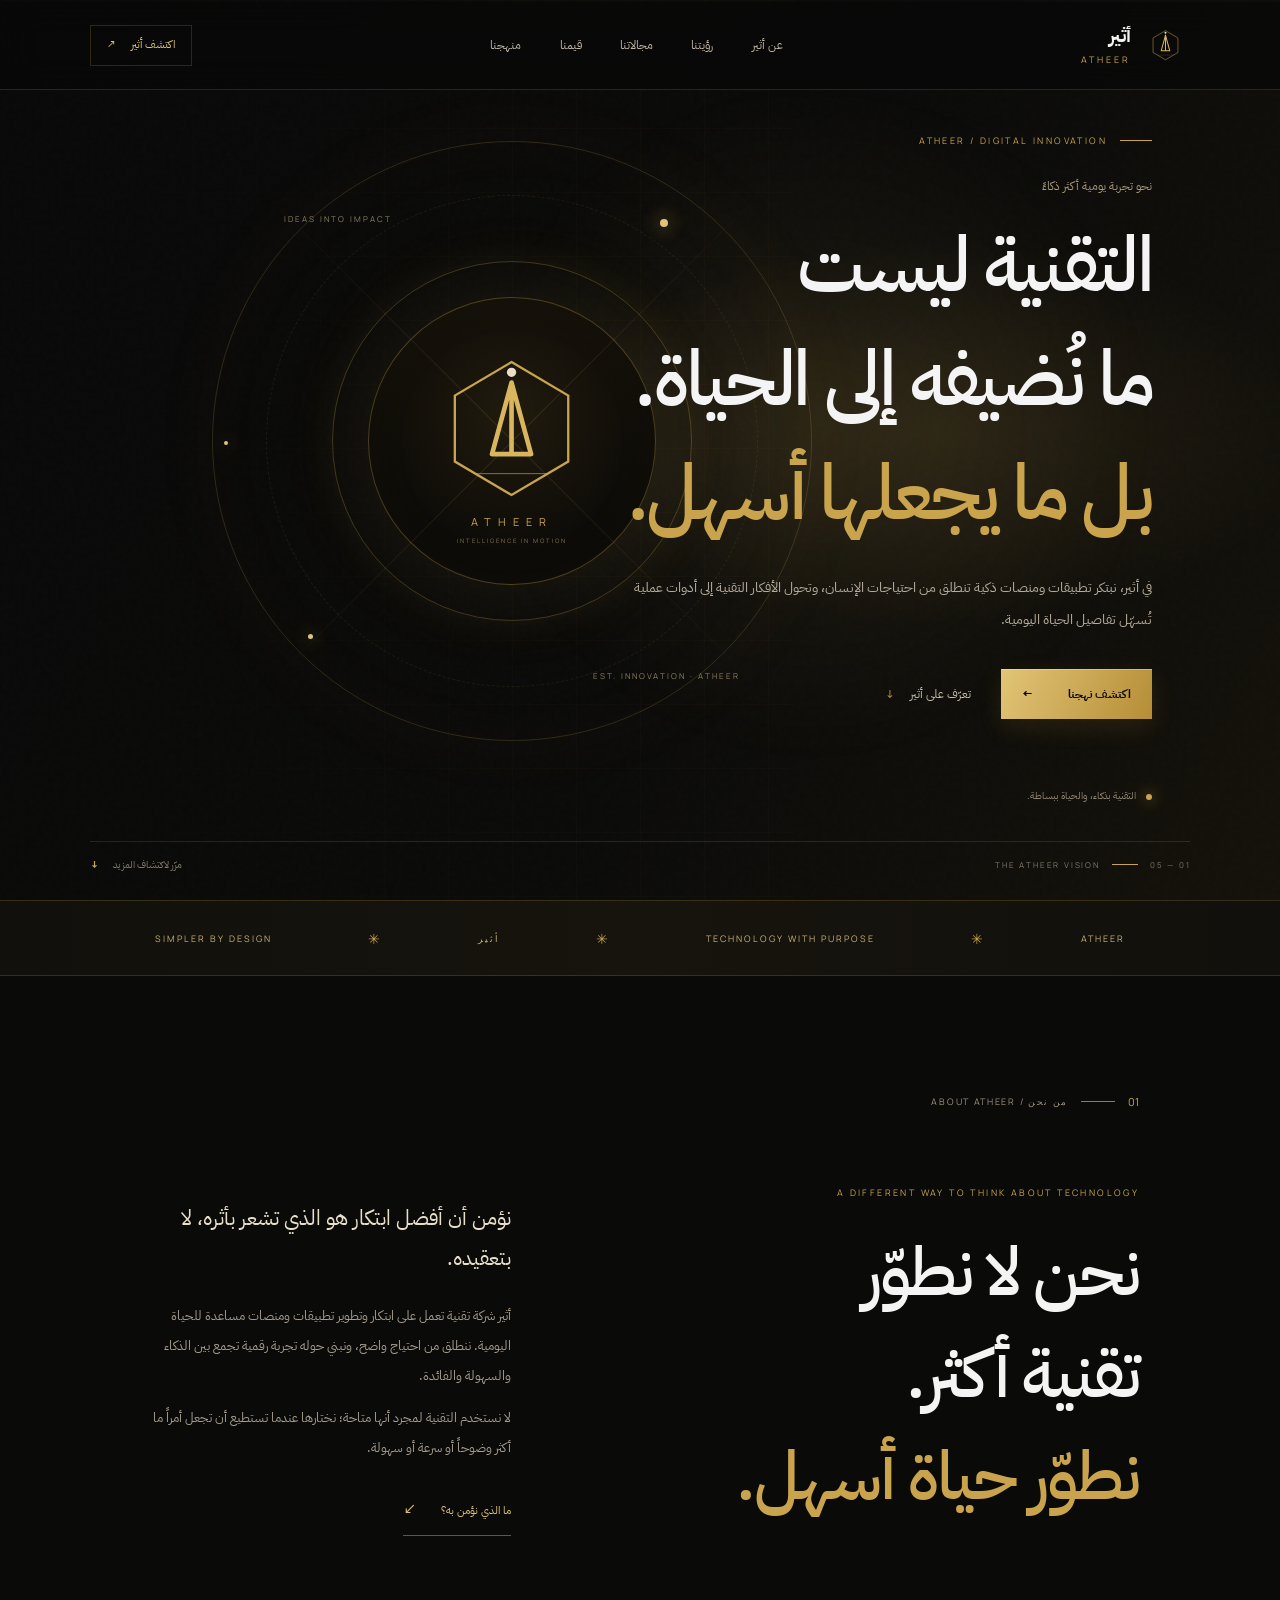
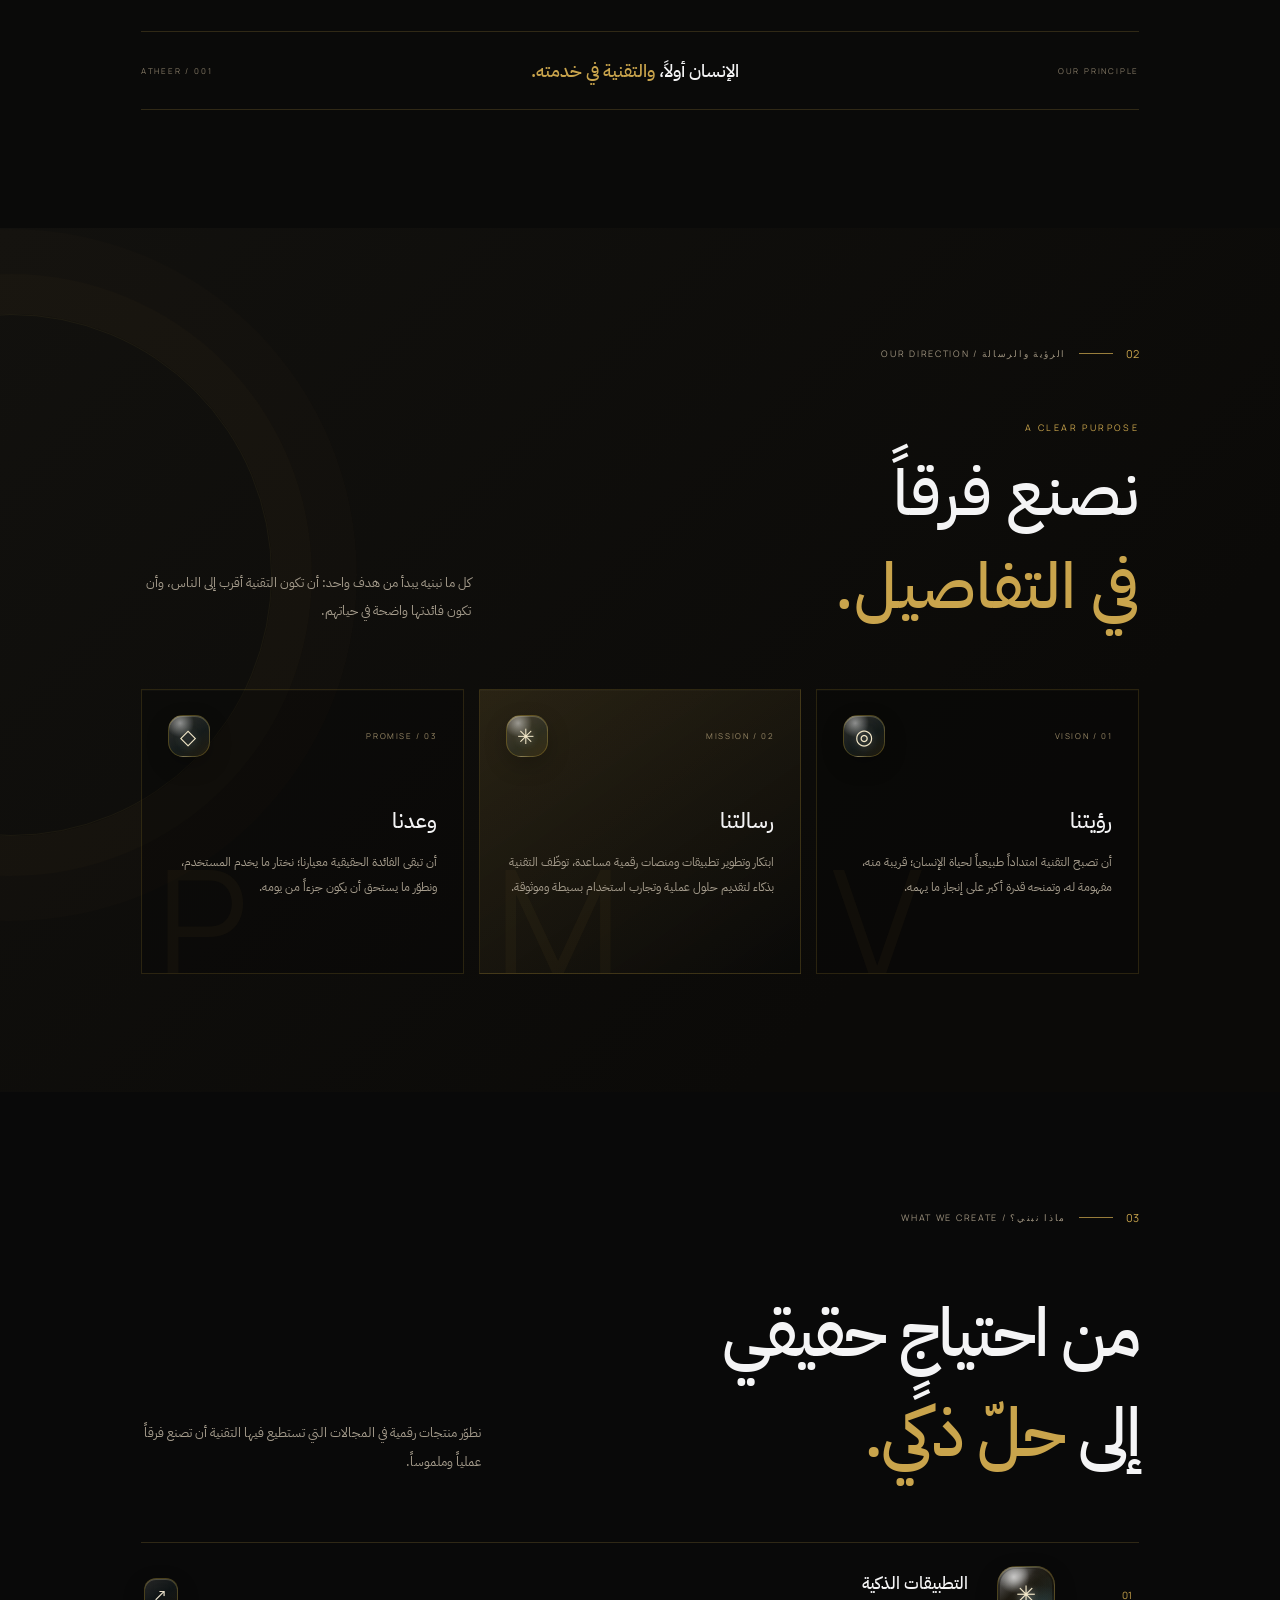
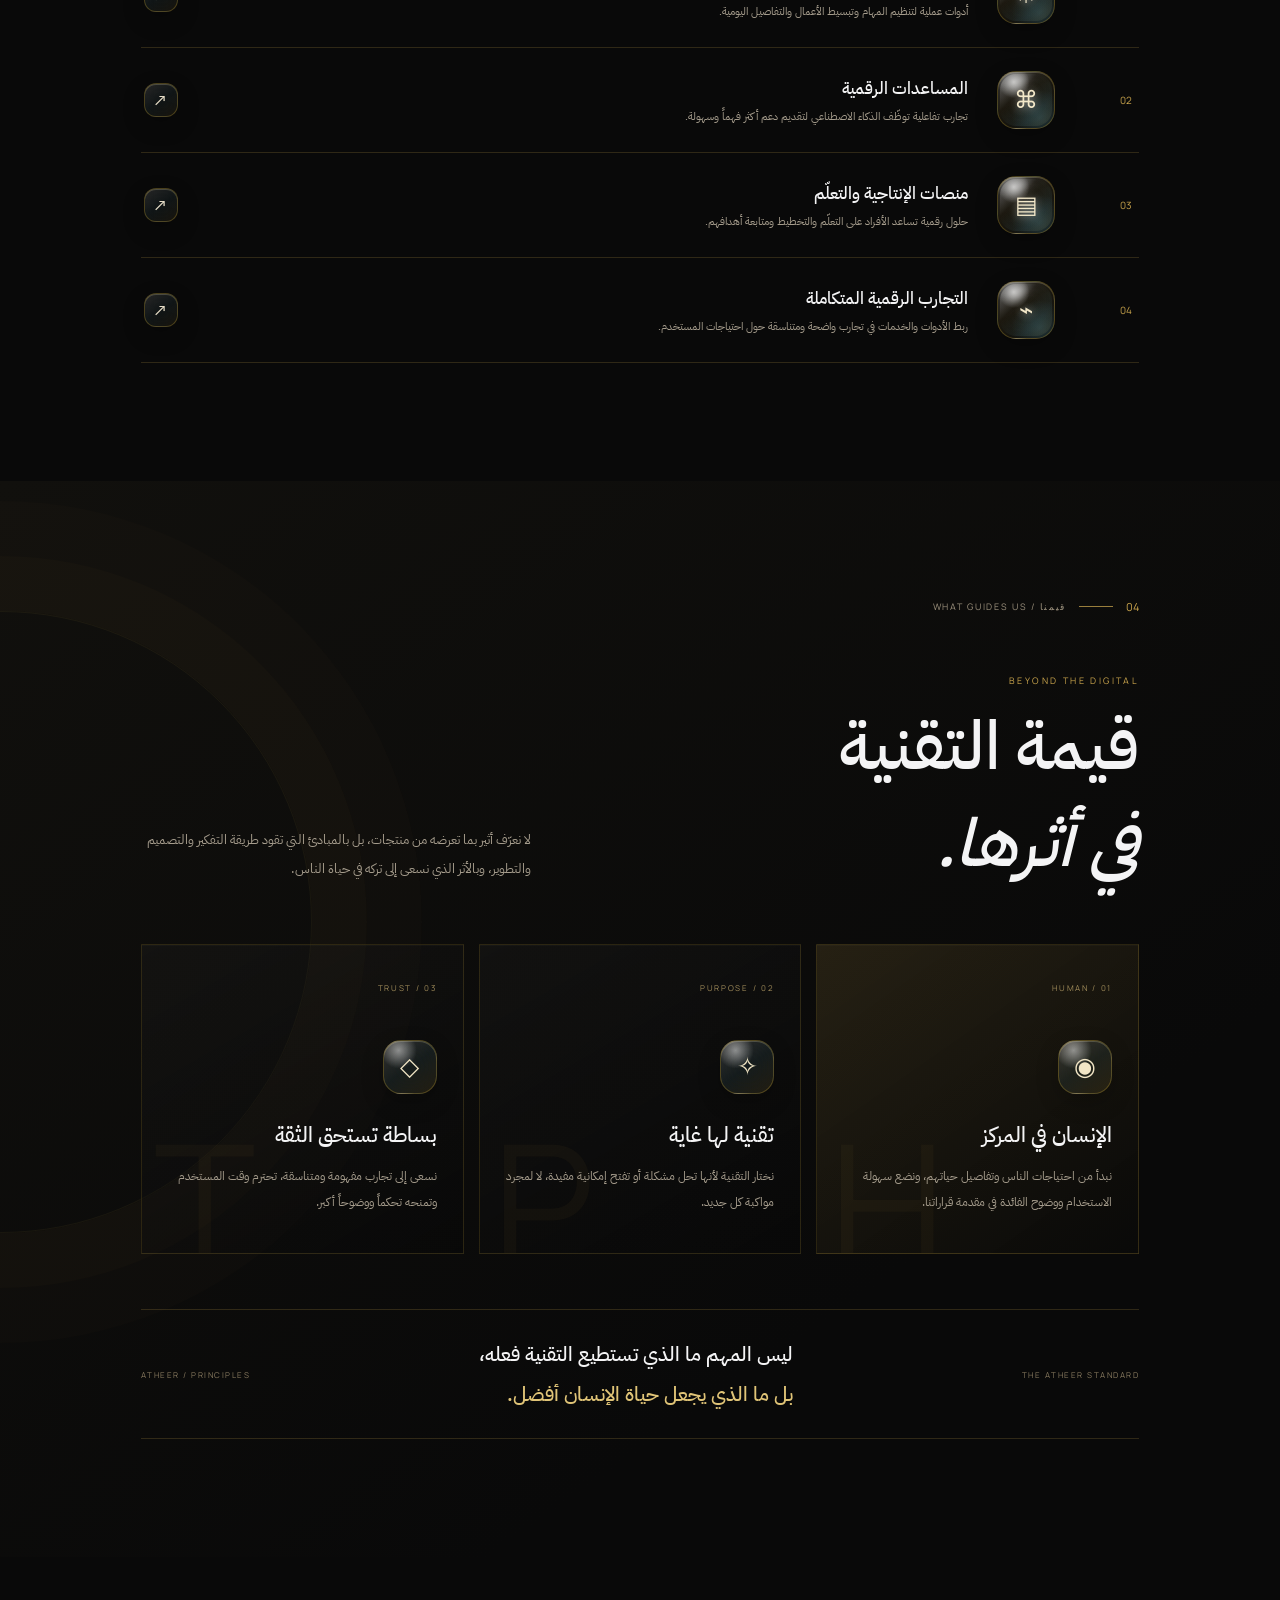
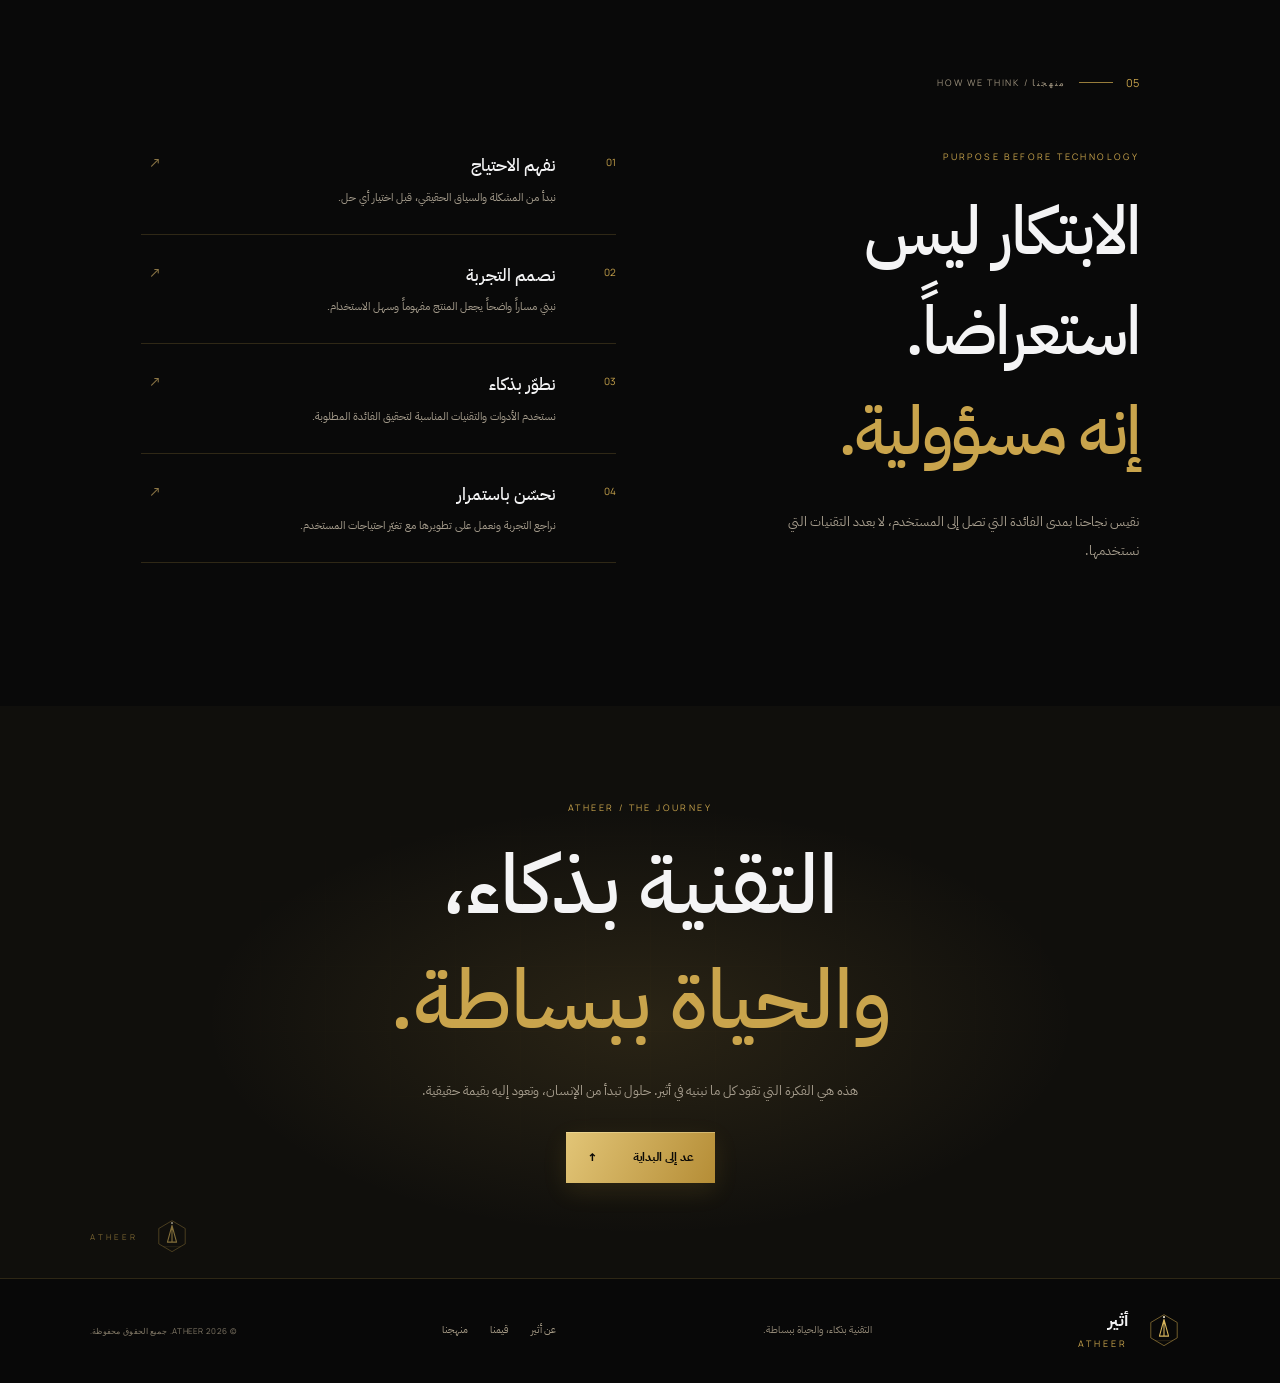
<file: index.html>
<!doctype html>
<html lang="ar" dir="rtl">
<head>
<meta charset="utf-8">
<meta name="viewport" content="width=device-width,initial-scale=1">
<meta name="theme-color" content="#080808">
<meta name="description" content="أثير — نبتكر تطبيقات ومنصات ذكية تجعل تفاصيل الحياة اليومية أبسط. التقنية بذكاء، والحياة ببساطة.">
<meta property="og:title" content="أثير | ATHEER">
<meta property="og:description" content="نبتكر التقنية لتكون أقرب إلى الإنسان وأكثر فائدة في حياته اليومية.">
<meta property="og:type" content="website">
<title>أثير | ATHEER — التقنية بذكاء، والحياة ببساطة</title>
<link rel="preconnect" href="https://fonts.googleapis.com">
<link rel="preconnect" href="https://fonts.gstatic.com" crossorigin>
<link href="https://fonts.googleapis.com/css2?family=IBM+Plex+Sans+Arabic:wght@400;500;600;700&family=Manrope:wght@400;500;600;700;800&display=swap" rel="stylesheet">
<link rel="stylesheet" href="styles.css">
</head>
<body class="atheer-enhanced">
<div class="atheer-ambient-glow" aria-hidden="true"></div>
<div class="scroll-progress" aria-hidden="true"></div>
<header class="site-header" id="top">
  <a class="brand" href="#top" aria-label="أثير، الصفحة الرئيسية">
    <svg class="brand-mark" viewBox="0 0 240 170" aria-hidden="true"><path d="M120 12 181 48v71l-61 36-61-36V48z" fill="none" stroke="currentColor" stroke-width="2.5"/><path d="M120 34v77M99 111l21-77 21 77M99 111h42" fill="none" stroke="#D9B65D" stroke-width="5" stroke-linecap="round" stroke-linejoin="round"/><circle cx="120" cy="23" r="5" fill="#E8DFC9"/><path d="M80 132h80" fill="none" stroke="currentColor" opacity=".7"/></svg>
    <span class="brand-name"><b>أثير</b><small>ATHEER</small></span>
  </a>
  <button class="menu-toggle" aria-label="فتح القائمة" aria-expanded="false"><span></span><span></span></button>
  <nav class="main-nav" aria-label="القائمة الرئيسية">
    <a href="#about">عن أثير</a><a href="#vision">رؤيتنا</a><a href="#domains">مجالاتنا</a><a href="#impact">قيمنا</a><a href="#method">منهجنا</a>
  </nav>
  <a class="nav-cta" href="#journey">اكتشف أثير <span>↗</span></a>
</header>

<main>
<section class="hero" id="home">
  <div class="hero-noise"></div><div class="hero-grid"></div><div class="hero-aura"></div>
  <div class="hero-copy">
    <div class="eyebrow"><span class="eyebrow-line"></span> ATHEER / DIGITAL INNOVATION</div>
    <p class="hero-kicker">نحو تجربة يومية أكثر ذكاءً</p>
    <h1>التقنية ليست<br>ما نُضيفه إلى الحياة.<br><em>بل ما يجعلها أسهل.</em></h1>
    <p class="hero-lead">في أثير، نبتكر تطبيقات ومنصات ذكية تنطلق من احتياجات الإنسان، وتحول الأفكار التقنية إلى أدوات عملية تُسهّل تفاصيل الحياة اليومية.</p>
    <div class="hero-actions"><a class="button button-gold" href="#impact">اكتشف نهجنا <span>←</span></a><a class="text-link" href="#about">تعرّف على أثير <span>↓</span></a></div>
    <div class="hero-signature"><span class="signature-dot"></span> التقنية بذكاء، والحياة ببساطة.</div>
  </div>
  <div class="hero-visual" aria-label="الشعار الهندسي لأثير">
    <div class="visual-orbit orbit-outer"></div><div class="visual-orbit orbit-middle"></div><div class="visual-orbit orbit-inner"></div>
    <div class="visual-axis axis-one"></div><div class="visual-axis axis-two"></div>
    <div class="visual-core">
      <svg class="hero-mark" viewBox="0 0 240 170" aria-hidden="true"><path d="M120 12 181 48v71l-61 36-61-36V48z" fill="none" stroke="#C9A44C" stroke-width="2.5"/><path d="M120 34v77M99 111l21-77 21 77M99 111h42" fill="none" stroke="#D9B65D" stroke-width="5" stroke-linecap="round" stroke-linejoin="round"/><circle cx="120" cy="23" r="5" fill="#E8DFC9"/><path d="M80 132h80" fill="none" stroke="#C9A44C" opacity=".7"/></svg>
      <span>ATHEER</span><small>INTELLIGENCE IN MOTION</small>
    </div>
    <span class="orbit-point point-one"></span><span class="orbit-point point-two"></span><span class="orbit-point point-three"></span>
    <div class="visual-caption caption-top">IDEAS INTO IMPACT</div><div class="visual-caption caption-bottom">EST. INNOVATION · ATHEER</div>
  </div>
  <div class="hero-bottom"><span>01 — 05 <i></i> THE ATHEER VISION</span><a href="#about">مرّر لاكتشاف المزيد <b>↓</b></a></div>
</section>

<div class="brand-ribbon" aria-label="شعار أثير"><span>ATHEER</span><i>✳</i><span>TECHNOLOGY WITH PURPOSE</span><i>✳</i><span>أثير</span><i>✳</i><span>SIMPLER BY DESIGN</span></div>

<section class="section about-section" id="about">
  <div class="section-heading"><span class="section-index">01</span><span class="heading-rule"></span><span class="section-eyebrow">من نحن / ABOUT ATHEER</span></div>
  <div class="about-layout">
    <div class="about-title"><p class="overline">A DIFFERENT WAY TO THINK ABOUT TECHNOLOGY</p><h2>نحن لا نطوّر<br>تقنية أكثر.<br><em>نطوّر حياة أسهل.</em></h2></div>
    <div class="about-copy"><p class="lead-copy">نؤمن أن أفضل ابتكار هو الذي تشعر بأثره، لا بتعقيده.</p><p>أثير شركة تقنية تعمل على ابتكار وتطوير تطبيقات ومنصات مساعدة للحياة اليومية. ننطلق من احتياج واضح، ونبني حوله تجربة رقمية تجمع بين الذكاء والسهولة والفائدة.</p><p>لا نستخدم التقنية لمجرد أنها متاحة؛ نختارها عندما تستطيع أن تجعل أمراً ما أكثر وضوحاً أو سرعة أو سهولة.</p><a class="underlined-link" href="#vision">ما الذي نؤمن به؟ <span>↙</span></a></div>
  </div>
  <div class="about-principle"><span>OUR PRINCIPLE</span><strong>الإنسان أولاً، <em>والتقنية في خدمته.</em></strong><span>ATHEER / 001</span></div>
</section>

<section class="vision-section section" id="vision">
  <div class="section-heading"><span class="section-index">02</span><span class="heading-rule"></span><span class="section-eyebrow">الرؤية والرسالة / OUR DIRECTION</span></div>
  <div class="vision-intro"><div><p class="overline">A CLEAR PURPOSE</p><h2>نصنع فرقاً<br><em>في التفاصيل.</em></h2></div><p>كل ما نبنيه يبدأ من هدف واحد: أن تكون التقنية أقرب إلى الناس، وأن تكون فائدتها واضحة في حياتهم.</p></div>
  <div class="direction-grid">
    <article class="direction-card"><div class="direction-top"><span>01 / VISION</span><b>◎</b></div><h3>رؤيتنا</h3><p>أن تصبح التقنية امتداداً طبيعياً لحياة الإنسان؛ قريبة منه، مفهومة له، وتمنحه قدرة أكبر على إنجاز ما يهمه.</p><span class="card-watermark">V</span></article>
    <article class="direction-card direction-featured"><div class="direction-top"><span>02 / MISSION</span><b>✳</b></div><h3>رسالتنا</h3><p>ابتكار وتطوير تطبيقات ومنصات رقمية مساعدة، توظّف التقنية بذكاء لتقديم حلول عملية وتجارب استخدام بسيطة وموثوقة.</p><span class="card-watermark">M</span></article>
    <article class="direction-card"><div class="direction-top"><span>03 / PROMISE</span><b>◇</b></div><h3>وعدنا</h3><p>أن تبقى الفائدة الحقيقية معيارنا؛ نختار ما يخدم المستخدم، ونطوّر ما يستحق أن يكون جزءاً من يومه.</p><span class="card-watermark">P</span></article>
  </div>
</section>

<section class="domains-section section" id="domains">
  <div class="section-heading"><span class="section-index">03</span><span class="heading-rule"></span><span class="section-eyebrow">ماذا نبني؟ / WHAT WE CREATE</span></div>
  <div class="domains-heading"><h2>من احتياجٍ حقيقي<br>إلى <em>حلّ ذكي.</em></h2><p>نطوّر منتجات رقمية في المجالات التي تستطيع فيها التقنية أن تصنع فرقاً عملياً وملموساً.</p></div>
  <div class="domain-list">
    <article class="domain-row"><span class="domain-number">01</span><div class="domain-symbol">✳</div><div class="domain-text"><h3>التطبيقات الذكية</h3><p>أدوات عملية لتنظيم المهام وتبسيط الأعمال والتفاصيل اليومية.</p></div><span class="domain-arrow">↗</span></article>
    <article class="domain-row"><span class="domain-number">02</span><div class="domain-symbol">⌘</div><div class="domain-text"><h3>المساعدات الرقمية</h3><p>تجارب تفاعلية توظّف الذكاء الاصطناعي لتقديم دعم أكثر فهماً وسهولة.</p></div><span class="domain-arrow">↗</span></article>
    <article class="domain-row"><span class="domain-number">03</span><div class="domain-symbol">▤</div><div class="domain-text"><h3>منصات الإنتاجية والتعلّم</h3><p>حلول رقمية تساعد الأفراد على التعلّم والتخطيط ومتابعة أهدافهم.</p></div><span class="domain-arrow">↗</span></article>
    <article class="domain-row"><span class="domain-number">04</span><div class="domain-symbol">⌁</div><div class="domain-text"><h3>التجارب الرقمية المتكاملة</h3><p>ربط الأدوات والخدمات في تجارب واضحة ومتناسقة حول احتياجات المستخدم.</p></div><span class="domain-arrow">↗</span></article>
  </div>
</section>

<section class="impact-section section" id="impact">
  <div class="section-heading"><span class="section-index">04</span><span class="heading-rule"></span><span class="section-eyebrow">قيمنا / WHAT GUIDES US</span></div>
  <div class="impact-heading">
    <div><p class="overline">BEYOND THE DIGITAL</p><h2>قيمة التقنية<br><em>في أثرها.</em></h2></div>
    <p>لا نعرّف أثير بما تعرضه من منتجات، بل بالمبادئ التي تقود طريقة التفكير والتصميم والتطوير، وبالأثر الذي نسعى إلى تركه في حياة الناس.</p>
  </div>
  <div class="impact-grid">
    <article class="impact-card impact-card-featured"><span class="impact-number">01 / HUMAN</span><div class="impact-icon">◉</div><h3>الإنسان في المركز</h3><p>نبدأ من احتياجات الناس وتفاصيل حياتهم، ونضع سهولة الاستخدام ووضوح الفائدة في مقدمة قراراتنا.</p><span class="impact-watermark">H</span></article>
    <article class="impact-card"><span class="impact-number">02 / PURPOSE</span><div class="impact-icon">✧</div><h3>تقنية لها غاية</h3><p>نختار التقنية لأنها تحل مشكلة أو تفتح إمكانية مفيدة، لا لمجرد مواكبة كل جديد.</p><span class="impact-watermark">P</span></article>
    <article class="impact-card"><span class="impact-number">03 / TRUST</span><div class="impact-icon">◇</div><h3>بساطة تستحق الثقة</h3><p>نسعى إلى تجارب مفهومة ومتناسقة، تحترم وقت المستخدم وتمنحه تحكماً ووضوحاً أكبر.</p><span class="impact-watermark">T</span></article>
  </div>
  <div class="impact-statement"><span>THE ATHEER STANDARD</span><strong>ليس المهم ما الذي تستطيع التقنية فعله،<br><em>بل ما الذي يجعل حياة الإنسان أفضل.</em></strong><span>ATHEER / PRINCIPLES</span></div>
</section>

<section class="method-section section" id="method">
  <div class="section-heading"><span class="section-index">05</span><span class="heading-rule"></span><span class="section-eyebrow">منهجنا / HOW WE THINK</span></div>
  <div class="method-layout"><div class="method-heading"><p class="overline">PURPOSE BEFORE TECHNOLOGY</p><h2>الابتكار ليس<br>استعراضاً.<br><em>إنه مسؤولية.</em></h2><p>نقيس نجاحنا بمدى الفائدة التي تصل إلى المستخدم، لا بعدد التقنيات التي نستخدمها.</p></div>
    <div class="method-steps">
      <article><span>01</span><div><h3>نفهم الاحتياج</h3><p>نبدأ من المشكلة والسياق الحقيقي، قبل اختيار أي حل.</p></div><b>↗</b></article>
      <article><span>02</span><div><h3>نصمم التجربة</h3><p>نبني مساراً واضحاً يجعل المنتج مفهوماً وسهل الاستخدام.</p></div><b>↗</b></article>
      <article><span>03</span><div><h3>نطوّر بذكاء</h3><p>نستخدم الأدوات والتقنيات المناسبة لتحقيق الفائدة المطلوبة.</p></div><b>↗</b></article>
      <article><span>04</span><div><h3>نحسّن باستمرار</h3><p>نراجع التجربة ونعمل على تطويرها مع تغيّر احتياجات المستخدم.</p></div><b>↗</b></article>
    </div>
  </div>
</section>

<section class="journey-section" id="journey">
  <div class="journey-pattern"></div><div class="journey-content"><p class="overline">ATHEER / THE JOURNEY</p><h2>التقنية بذكاء،<br><em>والحياة ببساطة.</em></h2><p>هذه هي الفكرة التي تقود كل ما نبنيه في أثير. حلول تبدأ من الإنسان، وتعود إليه بقيمة حقيقية.</p><a class="button button-gold" href="#top">عد إلى البداية <span>↑</span></a></div>
  <div class="journey-seal"><svg viewBox="0 0 240 170" aria-hidden="true"><path d="M120 12 181 48v71l-61 36-61-36V48z" fill="none" stroke="#C9A44C" stroke-width="2.5"/><path d="M120 34v77M99 111l21-77 21 77M99 111h42" fill="none" stroke="#D9B65D" stroke-width="5" stroke-linecap="round" stroke-linejoin="round"/><circle cx="120" cy="23" r="5" fill="#E8DFC9"/><path d="M80 132h80" fill="none" stroke="#C9A44C"/></svg><span>ATHEER</span></div>
</section>
</main>
<footer class="site-footer"><a class="footer-brand" href="#top"><svg class="brand-mark" viewBox="0 0 240 170" aria-hidden="true"><path d="M120 12 181 48v71l-61 36-61-36V48z" fill="none" stroke="currentColor" stroke-width="2.5"/><path d="M120 34v77M99 111l21-77 21 77M99 111h42" fill="none" stroke="#D9B65D" stroke-width="5" stroke-linecap="round" stroke-linejoin="round"/><circle cx="120" cy="23" r="5" fill="#E8DFC9"/><path d="M80 132h80" fill="none" stroke="currentColor" opacity=".7"/></svg><span><b>أثير</b><small>ATHEER</small></span></a><p>التقنية بذكاء، والحياة ببساطة.</p><nav aria-label="روابط سفلية"><a href="#about">عن أثير</a><a href="#impact">قيمنا</a><a href="#method">منهجنا</a></nav><span class="copyright">© <span id="year"></span> ATHEER. جميع الحقوق محفوظة.</span></footer>
<script src="script.js"></script>
</body></html>
</file>
<file: styles.css>
:root{--black:#080808;--black-soft:#0d0d0b;--panel:#12110e;--gold:#c9a44c;--gold-light:#e0c477;--ivory:#e8dfc9;--muted:#a69d8d;--line:rgba(201,164,76,.2);--font:"IBM Plex Sans Arabic",sans-serif}*{box-sizing:border-box}html{scroll-behavior:smooth;scroll-padding-top:100px}body{margin:0;background:var(--black);color:var(--ivory);font-family:var(--font);line-height:1.85;overflow-x:hidden}a{color:inherit;text-decoration:none}button{font:inherit}.scroll-progress{position:fixed;z-index:100;top:0;right:0;height:2px;width:0;background:linear-gradient(90deg,var(--gold),#f3df9e);box-shadow:0 0 12px #c9a44c88}.site-header{height:88px;position:absolute;z-index:30;top:2px;inset-inline:0;padding:0 7vw;display:flex;align-items:center;justify-content:space-between;border-bottom:1px solid rgba(201,164,76,.15);background:rgba(8,8,8,.68);backdrop-filter:blur(18px);transition:background .3s,height .3s}.site-header.scrolled{position:fixed;height:74px;background:rgba(8,8,8,.94);box-shadow:0 8px 30px #0006}.brand,.footer-brand{display:flex;align-items:center;gap:10px;flex-shrink:0}.brand-mark{width:49px;height:37px;color:var(--gold);overflow:visible}.brand-name,.footer-brand>span{display:flex;flex-direction:column;line-height:1.2}.brand-name b,.footer-brand b{font-size:19px;font-weight:700}.brand-name small,.footer-brand small{font:9px Manrope,Arial;letter-spacing:3px;color:var(--gold);margin-top:5px}.main-nav{display:flex;align-items:center;gap:clamp(18px,3vw,42px);font-size:12px;color:#c1b8a8}.main-nav a{position:relative;padding:10px 0;transition:color .25s}.main-nav a:after{content:"";position:absolute;bottom:2px;right:0;width:0;height:1px;background:var(--gold);transition:width .25s}.main-nav a:hover,.main-nav a.active{color:var(--gold-light)}.main-nav a:hover:after,.main-nav a.active:after{width:100%}.nav-cta{border:1px solid var(--line);padding:9px 16px;color:var(--gold-light);font-size:11px;transition:.25s}.nav-cta span{margin-right:12px}.nav-cta:hover{background:var(--gold);color:#090806}.menu-toggle{display:none}.hero{min-height:850px;height:min(980px,100svh);position:relative;display:flex;align-items:center;padding:150px 10vw 110px;overflow:hidden;background:radial-gradient(ellipse at 73% 48%,rgba(201,164,76,.12),transparent 29%),linear-gradient(118deg,#080808 0%,#0a0a09 58%,#141109 100%)}.hero-noise{position:absolute;inset:0;opacity:.035;background-image:url("data:image/svg+xml,%3Csvg viewBox='0 0 180 180' xmlns='http://www.w3.org/2000/svg'%3E%3Cfilter id='n'%3E%3CfeTurbulence type='fractalNoise' baseFrequency='.9' numOctaves='3' stitchTiles='stitch'/%3E%3C/filter%3E%3Crect width='100%25' height='100%25' filter='url(%23n)' opacity='.5'/%3E%3C/svg%3E")}.hero-grid{position:absolute;inset:0 38% 0 0;opacity:.2;background-image:linear-gradient(rgba(201,164,76,.11) 1px,transparent 1px),linear-gradient(90deg,rgba(201,164,76,.11) 1px,transparent 1px);background-size:64px 64px;mask-image:linear-gradient(90deg,transparent,#000 70%)}.hero-aura{position:absolute;width:700px;height:700px;right:9%;top:8%;border-radius:50%;background:radial-gradient(circle,rgba(201,164,76,.1),transparent 68%);filter:blur(15px)}.hero-copy{position:relative;z-index:4;width:55%;max-width:680px}.eyebrow,.overline{font:9px Manrope,Arial,sans-serif;letter-spacing:2.4px;color:var(--gold)}.eyebrow{display:flex;align-items:center;gap:13px}.eyebrow-line{width:32px;height:1px;background:var(--gold)}.hero-kicker{font-size:12px;color:#a99b7c;margin:28px 0 0}.hero h1{font-size:clamp(50px,6vw,84px);font-weight:500;line-height:1.48;letter-spacing:-2.7px;margin:12px 0 22px}.hero h1 em,.about-title h2 em,.vision-intro h2 em,.domains-heading h2 em,.products-heading h2 em,.method-heading h2 em,.journey-content h2 em{font-style:normal;color:var(--gold)}.hero-lead{max-width:520px;color:#b4ac9d;font-size:14px;line-height:2.25}.hero-actions{display:flex;align-items:center;gap:30px;margin-top:34px}.button{display:inline-flex;align-items:center;justify-content:center;gap:35px;padding:14px 21px;font-size:12px;font-weight:700;transition:transform .25s,box-shadow .25s}.button-gold{color:#0b0906;background:linear-gradient(115deg,#e2c577,#b58d36);box-shadow:0 10px 34px rgba(201,164,76,.13)}.button:hover{transform:translateY(-3px);box-shadow:0 14px 38px rgba(201,164,76,.22)}.text-link{font-size:12px;color:#c9c0af}.text-link span{color:var(--gold);margin-right:12px}.hero-signature{display:flex;align-items:center;gap:10px;margin-top:68px;color:#8e8575;font-size:10px}.signature-dot{width:6px;height:6px;border-radius:50%;background:var(--gold);box-shadow:0 0 14px var(--gold)}.hero-visual{position:absolute;z-index:2;width:min(47vw,600px);height:min(47vw,600px);right:60%;top:49%;transform:translate(50%,-50%);display:grid;place-items:center}.visual-orbit{position:absolute;border:1px solid rgba(201,164,76,.2);border-radius:50%}.orbit-outer{inset:0;box-shadow:inset 0 0 70px rgba(201,164,76,.025),0 0 80px rgba(201,164,76,.04)}.orbit-middle{inset:9%;border-style:dashed;opacity:.55;animation:rotate 80s linear infinite}.orbit-inner{inset:20%;border-color:rgba(201,164,76,.28);box-shadow:0 0 45px rgba(201,164,76,.06)}.visual-axis{position:absolute;width:1px;height:118%;background:linear-gradient(transparent,rgba(201,164,76,.15),transparent);transform:rotate(45deg)}.axis-two{transform:rotate(-45deg)}.visual-core{width:48%;height:48%;border:1px solid rgba(201,164,76,.34);border-radius:50%;background:radial-gradient(circle at 50% 40%,#211b0e,#0a0907 72%);display:flex;flex-direction:column;align-items:center;justify-content:center;box-shadow:0 0 100px rgba(201,164,76,.11),inset 0 0 45px rgba(201,164,76,.05)}.hero-mark{width:78%;height:65%}.visual-core>span{font:11px Manrope;letter-spacing:7px;color:var(--gold);margin-top:-9px}.visual-core>small{font:6px Manrope;letter-spacing:2px;color:#84775b;margin-top:8px}.orbit-point{position:absolute;width:8px;height:8px;background:var(--gold-light);border-radius:50%;box-shadow:0 0 18px var(--gold)}.point-one{top:13%;right:24%}.point-two{bottom:17%;left:16%;width:5px;height:5px}.point-three{top:50%;left:2%;width:4px;height:4px}.visual-caption{position:absolute;color:#8d8064;font:8px Manrope;letter-spacing:2px}.caption-top{top:12%;left:12%}.caption-bottom{bottom:10%;right:12%}.hero-bottom{position:absolute;bottom:28px;left:7vw;right:7vw;display:flex;justify-content:space-between;align-items:center;padding-top:15px;border-top:1px solid rgba(201,164,76,.17);color:#827a6b;font:8px Manrope;letter-spacing:1.8px}.hero-bottom span{display:flex;align-items:center;gap:12px}.hero-bottom i{width:26px;height:1px;background:var(--gold)}.hero-bottom a{font:10px var(--font);letter-spacing:0}.hero-bottom b{color:var(--gold);margin-right:12px}.brand-ribbon{height:76px;display:flex;align-items:center;justify-content:space-evenly;gap:18px;padding:0 6vw;background:linear-gradient(90deg,#11100c,#17140d,#11100c);border-top:1px solid var(--line);border-bottom:1px solid var(--line);color:#c7b17b;font:9px Manrope;letter-spacing:2px;white-space:nowrap}.brand-ribbon i{font-style:normal;color:var(--gold);font-size:14px}.section{padding:118px 11vw}.section-heading{display:flex;align-items:center;gap:13px;margin-bottom:60px;color:#9d927e}.section-index{font:11px Manrope;color:var(--gold)}.heading-rule{width:34px;height:1px;background:var(--gold);opacity:.75}.section-eyebrow{font:9px Manrope;letter-spacing:1.7px}.about-section{background:#0a0a09}.about-layout{display:grid;grid-template-columns:1.1fr .8fr;gap:12%;align-items:center}.about-title .overline{margin-bottom:23px}.about-title h2,.domains-heading h2,.method-heading h2{font-size:clamp(44px,5.3vw,72px);line-height:1.5;font-weight:500;letter-spacing:-2px;margin:0}.about-copy{padding-top:30px}.lead-copy{font-size:21px;line-height:1.9;color:var(--ivory);margin:0 0 22px}.about-copy>p:not(.lead-copy){font-size:13px;color:var(--muted);line-height:2.3}.underlined-link{display:inline-flex;align-items:center;gap:25px;margin-top:20px;padding-bottom:9px;border-bottom:1px solid rgba(201,164,76,.5);color:var(--gold-light);font-size:11px}.underlined-link span{font-size:16px}.about-principle{display:flex;align-items:center;justify-content:space-between;gap:20px;margin-top:95px;padding:22px 0;border-top:1px solid var(--line);border-bottom:1px solid var(--line)}.about-principle>span{font:8px Manrope;letter-spacing:1.8px;color:#857a66}.about-principle strong{font-size:18px;font-weight:500}.about-principle em{font-style:normal;color:var(--gold)}.vision-section{background:linear-gradient(135deg,#12110e,#0b0a08 75%);position:relative;overflow:hidden}.vision-section:after{content:"";position:absolute;width:520px;height:520px;border:1px solid rgba(201,164,76,.07);border-radius:50%;left:-250px;top:10%;box-shadow:0 0 0 40px rgba(201,164,76,.018),0 0 0 85px rgba(201,164,76,.012)}.vision-intro{position:relative;z-index:1;display:flex;align-items:end;justify-content:space-between;gap:30px;margin-bottom:55px}.vision-intro .overline{margin:0 0 14px}.vision-intro h2,.products-heading h2{font-size:clamp(43px,5vw,67px);line-height:1.45;font-weight:500;margin:0}.vision-intro>p{max-width:330px;color:var(--muted);font-size:13px;line-height:2.2;margin-bottom:8px}.direction-grid{display:grid;grid-template-columns:repeat(3,1fr);gap:15px;position:relative;z-index:1}.direction-card{min-height:285px;position:relative;overflow:hidden;padding:25px 26px;border:1px solid rgba(201,164,76,.17);background:rgba(5,5,5,.3);transition:transform .3s,border-color .3s,background .3s}.direction-card:hover{transform:translateY(-7px);border-color:rgba(201,164,76,.5)}.direction-featured{background:linear-gradient(145deg,rgba(201,164,76,.15),rgba(9,9,8,.75));border-color:rgba(201,164,76,.4)}.direction-top{display:flex;justify-content:space-between;align-items:center;font:8px Manrope;letter-spacing:1.6px;color:#998967}.direction-top b{font-size:25px;color:var(--gold);font-weight:400}.direction-card h3{font-size:21px;font-weight:500;margin:45px 0 9px}.direction-card p{position:relative;z-index:1;color:var(--muted);font-size:12px;line-height:2.15;margin:0;max-width:320px}.card-watermark{position:absolute;left:15px;bottom:-50px;font:150px Manrope;color:rgba(201,164,76,.045)}.domains-section{background:#090909}.domains-heading{display:flex;align-items:end;justify-content:space-between;gap:30px;margin-bottom:58px}.domains-heading h2{font-size:clamp(44px,5.2vw,70px)}.domains-heading>p{max-width:340px;color:var(--muted);font-size:13px;line-height:2.2;margin-bottom:8px}.domain-list{border-top:1px solid var(--line)}.domain-row{display:grid;grid-template-columns:55px 65px 1fr 30px;align-items:center;gap:22px;padding:23px 7px;border-bottom:1px solid var(--line);transition:background .25s,padding .25s}.domain-row:hover{background:rgba(201,164,76,.035);padding-right:18px;padding-left:18px}.domain-number{font:10px Manrope;color:var(--gold)}.domain-symbol{width:48px;height:48px;border:1px solid var(--line);display:grid;place-items:center;color:var(--gold);font-size:22px}.domain-text h3{font-size:17px;font-weight:500;margin:0 0 3px}.domain-text p{font-size:11px;color:var(--muted);margin:0}.domain-arrow{font-size:18px;color:var(--gold)}.products-section{background:#11100d}.products-heading{display:flex;justify-content:space-between;align-items:end;gap:35px;margin-bottom:52px}.products-heading .overline{margin:0 0 12px}.products-heading>p{max-width:320px;color:var(--muted);font-size:13px;line-height:2.2;margin-bottom:8px}.product-feature{display:grid;grid-template-columns:1.05fr .95fr;min-height:430px;border:1px solid rgba(201,164,76,.28);background:#090909}.product-art{position:relative;min-height:420px;overflow:hidden;display:grid;place-items:center;background:radial-gradient(circle at 50% 48%,rgba(201,164,76,.17),transparent 40%),linear-gradient(145deg,#1b170e,#090908 78%)}.product-art-grid{position:absolute;inset:0;background-image:linear-gradient(rgba(201,164,76,.09) 1px,transparent 1px),linear-gradient(90deg,rgba(201,164,76,.09) 1px,transparent 1px);background-size:36px 36px;mask-image:radial-gradient(ellipse,#000,transparent 72%)}.product-orbit{position:absolute;width:280px;height:280px;border:1px solid rgba(201,164,76,.28);border-radius:50%}.orbit-a{box-shadow:0 0 0 28px rgba(201,164,76,.035),0 0 0 58px rgba(201,164,76,.02)}.orbit-b{width:355px;height:355px;border-style:dashed;opacity:.5;animation:rotate 85s linear infinite}.masar-device{position:relative;width:195px;height:265px;border:1px solid rgba(201,164,76,.58);border-radius:17px;background:linear-gradient(155deg,#1b180f,#090908 75%);box-shadow:0 22px 75px #000b,0 0 45px rgba(201,164,76,.11);display:flex;flex-direction:column;align-items:center;padding:14px 15px;transform:rotate(-5deg)}.device-top{align-self:stretch;display:flex;gap:4px}.device-top span{width:4px;height:4px;border-radius:50%;background:#9b8247}.device-brand{margin-top:45px;font-size:40px;color:var(--gold-light);font-weight:600}.device-lines{width:100%;display:grid;gap:8px;margin-top:24px}.device-lines i{height:4px;border-radius:4px;background:linear-gradient(90deg,rgba(201,164,76,.6),rgba(201,164,76,.08))}.device-lines i:nth-child(2){width:76%}.device-lines i:nth-child(3){width:54%}.device-progress{width:100%;height:4px;background:#393020;border-radius:5px;margin-top:24px}.device-progress span{display:block;width:68%;height:100%;background:var(--gold);border-radius:5px}.masar-device>small{font:6px Manrope;letter-spacing:1.5px;color:#8d805f;margin-top:17px}.art-side-note{position:absolute;bottom:20px;right:23px;font:7px Manrope;letter-spacing:1.6px;color:#958563}.product-details{padding:45px 43px;display:flex;flex-direction:column;justify-content:center}.product-meta{display:flex;justify-content:space-between;gap:10px;font:7px Manrope;letter-spacing:1px;color:#8d806a;margin-bottom:48px}.product-live{color:#bda66d}.product-live i{display:inline-block;width:5px;height:5px;border-radius:50%;background:var(--gold);margin-left:6px}.product-details>.overline{margin:0 0 8px}.product-details h3{font-size:48px;font-weight:500;line-height:1.3;margin:0 0 16px}.product-details h3 small{font:11px Manrope;letter-spacing:4px;color:var(--gold);margin-right:13px}.product-details>p:not(.overline){font-size:13px;line-height:2.25;color:var(--muted);margin:0;max-width:460px}.product-tags{display:flex;gap:8px;margin-top:22px}.product-tags span{padding:5px 11px;border:1px solid var(--line);color:#b4a27a;font-size:9px}.product-details .underlined-link{align-self:flex-start;margin-top:27px}.future-note{display:flex;align-items:center;gap:20px;padding:25px 0 0}.future-star{font-size:25px;color:var(--gold)}.future-note p{font-size:11px;color:var(--muted);line-height:1.9;margin:0}.future-note p b{color:var(--ivory);font-weight:500}.future-index{margin-right:auto;font:7px Manrope;letter-spacing:1.4px;color:#8e8061}.method-section{background:#090909}.method-layout{display:grid;grid-template-columns:.85fr 1fr;gap:12%}.method-heading .overline{margin:0 0 20px}.method-heading h2{font-size:clamp(44px,5.2vw,70px)}.method-heading>p:last-child{max-width:370px;color:var(--muted);font-size:13px;line-height:2.2;margin-top:25px}.method-steps article{display:grid;grid-template-columns:42px 1fr 20px;gap:18px;align-items:start;padding:0 0 25px;margin-bottom:25px;border-bottom:1px solid var(--line)}.method-steps article>span{font:10px Manrope;color:var(--gold);padding-top:5px}.method-steps h3{font-size:17px;font-weight:500;margin:0 0 5px}.method-steps p{font-size:11px;color:var(--muted);line-height:2;margin:0}.method-steps article>b{font-size:15px;color:#8d7746;font-weight:400}.journey-section{position:relative;min-height:560px;overflow:hidden;display:flex;align-items:center;justify-content:center;text-align:center;padding:95px 8vw;background:radial-gradient(ellipse at 50% 55%,rgba(201,164,76,.14),transparent 48%),#100f0c}.journey-pattern{position:absolute;inset:0;opacity:.15;background-image:linear-gradient(rgba(201,164,76,.1) 1px,transparent 1px),linear-gradient(90deg,rgba(201,164,76,.1) 1px,transparent 1px);background-size:65px 65px;mask-image:radial-gradient(ellipse,#000,transparent 70%)}.journey-content{position:relative;z-index:2;max-width:620px}.journey-content .overline{margin:0 0 15px}.journey-content h2{font-size:clamp(52px,7vw,82px);line-height:1.4;font-weight:500;margin:0 0 18px}.journey-content>p:not(.overline){max-width:450px;margin:0 auto 27px;color:var(--muted);font-size:13px;line-height:2.2}.journey-seal{position:absolute;left:7%;bottom:22px;display:flex;align-items:center;gap:8px;opacity:.58}.journey-seal svg{width:52px;height:39px}.journey-seal span{font:8px Manrope;letter-spacing:3px;color:var(--gold)}.site-footer{min-height:105px;padding:25px 7vw;display:flex;align-items:center;justify-content:space-between;gap:25px;background:#080808;border-top:1px solid var(--line)}.footer-brand .brand-mark{width:52px;height:39px}.footer-brand b{font-size:17px}.site-footer>p{font-size:10px;color:#918775}.site-footer nav{display:flex;gap:22px;font-size:10px;color:#a69b86}.site-footer nav a:hover{color:var(--gold)}.copyright{font:8px Manrope;color:#827967;letter-spacing:.3px}.reveal{opacity:0;transform:translateY(25px);transition:opacity .75s ease,transform .75s ease}.reveal.is-visible{opacity:1;transform:none}@keyframes rotate{to{transform:rotate(360deg)}}@media(max-width:1050px){.site-header{padding:0 5vw}.main-nav{gap:18px}.hero{padding-right:7vw}.hero-visual{width:48vw;height:48vw;right:64%}.section{padding:100px 8vw}.product-details{padding:34px}.direction-card{padding:22px}.about-layout,.method-layout{gap:8%}}@media(max-width:760px){html{scroll-padding-top:78px}.site-header{height:72px;padding:0 5vw}.site-header.scrolled{height:66px}.brand-mark{width:43px}.brand-name b{font-size:17px}.menu-toggle{display:flex;flex-direction:column;gap:6px;border:0;background:none;padding:10px;z-index:2}.menu-toggle span{display:block;width:23px;height:1px;background:var(--gold);transition:.25s}.menu-toggle[aria-expanded=true] span:first-child{transform:translateY(3.5px) rotate(45deg)}.menu-toggle[aria-expanded=true] span:last-child{transform:translateY(-3.5px) rotate(-45deg)}.main-nav{display:none;position:absolute;top:72px;right:0;left:0;padding:20px 7vw 27px;background:#0c0b09;border-bottom:1px solid var(--line);flex-direction:column;align-items:stretch;gap:12px}.main-nav.open{display:flex}.main-nav a{padding:7px 0}.nav-cta{margin-right:auto;margin-left:12px;padding:7px 10px;font-size:10px}.hero{height:auto;min-height:870px;padding:135px 8vw 100px;align-items:flex-start}.hero-copy{width:100%;max-width:600px}.hero-kicker{margin-top:22px}.hero h1{font-size:clamp(47px,10.5vw,72px);line-height:1.5;letter-spacing:-1.8px}.hero-lead{font-size:12px;max-width:480px}.hero-signature{margin-top:36px}.hero-visual{width:290px;height:290px;right:55%;top:auto;bottom:0;transform:translateX(50%);opacity:.52}.visual-core>span{font-size:8px}.visual-core>small{font-size:5px}.visual-caption{font-size:6px}.hero-bottom{left:8vw;right:8vw;bottom:20px;font-size:7px}.hero-bottom a{font-size:9px}.brand-ribbon{height:60px;justify-content:flex-start;overflow:hidden;gap:22px;padding:0 8vw;font-size:8px}.section{padding:78px 8vw}.section-heading{margin-bottom:40px}.section-eyebrow{font-size:8px}.about-layout,.method-layout{grid-template-columns:1fr;gap:25px}.about-title h2,.domains-heading h2,.method-heading h2{font-size:clamp(43px,10vw,60px)}.about-copy{padding-top:0}.lead-copy{font-size:18px}.about-principle{margin-top:55px;gap:10px}.about-principle strong{font-size:13px}.about-principle>span{font-size:6px}.vision-intro,.domains-heading,.products-heading{display:block}.vision-intro>p,.domains-heading>p,.products-heading>p{margin-top:20px}.vision-intro h2,.products-heading h2{font-size:44px}.direction-grid{grid-template-columns:1fr}.direction-card{min-height:230px;padding:22px}.direction-card h3{margin-top:28px}.domains-heading{margin-bottom:38px}.domain-row{grid-template-columns:27px 42px 1fr 16px;gap:9px;padding:18px 0}.domain-symbol{width:38px;height:38px;font-size:18px}.domain-text h3{font-size:13px}.domain-text p{font-size:9px;line-height:1.8}.domain-number{font-size:8px}.domain-arrow{font-size:14px}.products-heading{margin-bottom:35px}.product-feature{grid-template-columns:1fr}.product-art{min-height:320px}.product-orbit{width:225px;height:225px}.orbit-b{width:285px;height:285px}.masar-device{width:155px;height:220px}.device-brand{font-size:34px;margin-top:32px}.product-details{padding:28px 23px}.product-meta{margin-bottom:28px;font-size:6px}.product-details h3{font-size:40px}.product-details>p:not(.overline){font-size:11px}.future-note{gap:12px}.future-note p{font-size:10px}.future-index{font-size:6px}.method-heading>p:last-child{margin-top:18px}.method-steps{margin-top:12px}.method-steps article{grid-template-columns:30px 1fr 15px;gap:12px}.method-steps h3{font-size:15px}.journey-section{min-height:530px;padding:80px 8vw}.journey-content h2{font-size:54px}.journey-content>p:not(.overline){font-size:11px}.journey-seal{left:4%;bottom:15px}.site-footer{padding:24px 6vw;flex-wrap:wrap;gap:14px}.site-footer>p{order:3;width:100%;margin:0}.site-footer nav{gap:13px;font-size:9px}.copyright{font-size:7px}}@media(max-width:390px){.hero{min-height:900px}.hero-actions{gap:17px}.button{gap:20px;padding:12px 15px}.text-link{font-size:10px}.hero h1{font-size:46px}.hero-bottom{font-size:6px}.hero-bottom a{font-size:8px}.about-principle strong{font-size:11px}.direction-card p{font-size:11px}.journey-content h2{font-size:48px}.site-footer nav{gap:9px}}@media(prefers-reduced-motion:reduce){*,*::before,*::after{scroll-behavior:auto!important;animation-duration:.01ms!important;transition-duration:.01ms!important}.reveal{opacity:1;transform:none}}
/* ATHEER liquid-glass icon treatment */
.domain-symbol{
 position:relative;isolation:isolate;overflow:hidden;
 width:58px;height:58px;border:1px solid rgba(232,223,201,.34);
 border-radius:19px;
 color:#f3e8c9;font-size:24px;
 background:
  radial-gradient(circle at 28% 18%,rgba(255,255,255,.62),transparent 26%),
  radial-gradient(circle at 75% 82%,rgba(91,153,166,.27),transparent 45%),
  linear-gradient(145deg,rgba(255,255,255,.19),rgba(201,164,76,.10) 44%,rgba(12,22,25,.38));
 -webkit-backdrop-filter:blur(16px) saturate(165%);
 backdrop-filter:blur(16px) saturate(165%);
 box-shadow:inset 1px 1px 1px rgba(255,255,255,.48),inset -2px -3px 9px rgba(91,153,166,.16),0 9px 24px rgba(0,0,0,.28),0 0 22px rgba(201,164,76,.09);
 text-shadow:0 1px 9px rgba(255,255,255,.55);
 transition:transform .35s cubic-bezier(.2,.8,.2,1),box-shadow .35s,border-color .35s;
}
.domain-symbol:before{
 content:"";position:absolute;z-index:-1;inset:2px;border-radius:16px;
 background:linear-gradient(135deg,rgba(255,255,255,.26),transparent 36%,rgba(122,190,197,.09) 72%,rgba(201,164,76,.12));
}
.domain-symbol:after{
 content:"";position:absolute;top:5px;left:9px;width:23px;height:8px;border-radius:50%;
 background:rgba(255,255,255,.5);filter:blur(5px);transform:rotate(-28deg);
}
.domain-row:hover .domain-symbol{
 transform:translateY(-4px) rotate(-4deg) scale(1.06);
 border-color:rgba(232,223,201,.65);
 box-shadow:inset 1px 1px 1px rgba(255,255,255,.65),inset -2px -3px 12px rgba(91,153,166,.24),0 14px 30px rgba(0,0,0,.36),0 0 28px rgba(201,164,76,.18);
}
.direction-top b{
 width:42px;height:42px;display:grid;place-items:center;border-radius:15px;
 color:#f3e8c9;font-size:21px;
 border:1px solid rgba(232,223,201,.3);
 background:radial-gradient(circle at 28% 18%,rgba(255,255,255,.48),transparent 32%),linear-gradient(145deg,rgba(255,255,255,.16),rgba(104,157,165,.12) 58%,rgba(201,164,76,.12));
 -webkit-backdrop-filter:blur(12px) saturate(160%);backdrop-filter:blur(12px) saturate(160%);
 box-shadow:inset 1px 1px 1px rgba(255,255,255,.42),0 7px 18px rgba(0,0,0,.22);
 text-shadow:0 1px 8px rgba(255,255,255,.4);
}
.future-star{
 width:46px;height:46px;flex:0 0 46px;display:grid;place-items:center;border-radius:16px;
 color:#f5e9c8;font-size:22px;
 border:1px solid rgba(232,223,201,.34);
 background:radial-gradient(circle at 30% 20%,rgba(255,255,255,.52),transparent 30%),linear-gradient(145deg,rgba(255,255,255,.17),rgba(103,159,167,.15),rgba(201,164,76,.12));
 -webkit-backdrop-filter:blur(14px) saturate(170%);backdrop-filter:blur(14px) saturate(170%);
 box-shadow:inset 1px 1px 1px rgba(255,255,255,.5),0 8px 20px rgba(0,0,0,.25);
}
.domain-arrow{
 width:34px;height:34px;display:grid;place-items:center;border-radius:12px;
 border:1px solid rgba(232,223,201,.23);
 color:#e8dfc9;
 background:linear-gradient(145deg,rgba(255,255,255,.12),rgba(95,153,164,.09),rgba(201,164,76,.08));
 -webkit-backdrop-filter:blur(10px);backdrop-filter:blur(10px);
 box-shadow:inset 1px 1px 1px rgba(255,255,255,.3),0 5px 14px rgba(0,0,0,.2);
}
@media(max-width:760px){.domain-symbol{width:46px;height:46px;border-radius:15px;font-size:20px}.domain-symbol:before{border-radius:12px}.direction-top b{width:37px;height:37px;border-radius:13px}}
@media(prefers-reduced-motion:reduce){.domain-symbol{transition:none}}


/* ATHEER values section — replaces all product showcases */
.impact-section{background:linear-gradient(145deg,#11100d 0%,#090909 72%);position:relative;overflow:hidden}
.impact-section:after{content:"";position:absolute;width:620px;height:620px;left:-310px;top:12%;border:1px solid rgba(201,164,76,.07);border-radius:50%;box-shadow:0 0 0 55px rgba(201,164,76,.018),0 0 0 110px rgba(201,164,76,.012);pointer-events:none}
.impact-heading{display:flex;align-items:end;justify-content:space-between;gap:35px;margin-bottom:52px;position:relative;z-index:1}
.impact-heading .overline{margin:0 0 12px}
.impact-heading h2{font-size:clamp(44px,5.2vw,70px);line-height:1.45;font-weight:500;margin:0}
.impact-heading>p{max-width:390px;color:var(--muted);font-size:13px;line-height:2.25;margin-bottom:9px}
.impact-grid{display:grid;grid-template-columns:repeat(3,1fr);gap:15px;position:relative;z-index:1}
.impact-card{min-height:310px;position:relative;overflow:hidden;padding:27px 26px;border:1px solid rgba(201,164,76,.18);background:linear-gradient(150deg,rgba(255,255,255,.025),rgba(7,7,7,.6));transition:transform .3s,border-color .3s,background .3s}
.impact-card:hover{transform:translateY(-6px);border-color:rgba(201,164,76,.48);background:linear-gradient(150deg,rgba(201,164,76,.08),rgba(7,7,7,.7))}
.impact-card-featured{background:linear-gradient(145deg,rgba(201,164,76,.14),rgba(9,9,8,.72));border-color:rgba(201,164,76,.38)}
.impact-number{font:8px Manrope,Arial;letter-spacing:1.7px;color:#a28d5b}
.impact-icon{width:54px;height:54px;margin-top:38px;display:grid;place-items:center;border:1px solid rgba(232,223,201,.3);border-radius:18px;color:#f1e5c5;font-size:25px;background:radial-gradient(circle at 28% 18%,rgba(255,255,255,.48),transparent 32%),linear-gradient(145deg,rgba(255,255,255,.15),rgba(93,151,161,.12),rgba(201,164,76,.12));backdrop-filter:blur(14px) saturate(160%);box-shadow:inset 1px 1px 1px rgba(255,255,255,.4),0 8px 22px rgba(0,0,0,.25)}
.impact-card h3{font-size:21px;font-weight:500;margin:22px 0 8px}
.impact-card p{position:relative;z-index:1;max-width:310px;color:var(--muted);font-size:12px;line-height:2.2;margin:0}
.impact-watermark{position:absolute;left:12px;bottom:-65px;font:170px Manrope;color:rgba(201,164,76,.045)}
.impact-statement{position:relative;z-index:1;display:flex;align-items:center;justify-content:space-between;gap:20px;margin-top:55px;padding:24px 0;border-top:1px solid var(--line);border-bottom:1px solid var(--line)}
.impact-statement>span{font:8px Manrope;letter-spacing:1.5px;color:#897b60}
.impact-statement strong{font-size:clamp(14px,1.8vw,20px);font-weight:500;line-height:2}
.impact-statement em{font-style:normal;color:var(--gold-light)}
@media(max-width:760px){.impact-heading{display:block;margin-bottom:35px}.impact-heading h2{font-size:46px}.impact-heading>p{margin-top:18px;font-size:12px}.impact-grid{grid-template-columns:1fr}.impact-card{min-height:250px;padding:23px}.impact-icon{margin-top:25px}.impact-card h3{margin-top:18px}.impact-statement{align-items:flex-start;flex-direction:column;gap:12px;margin-top:38px}.impact-statement strong{font-size:14px}.impact-statement>span{font-size:7px}}


/* ATHEER visual refinement — restrained geometric gold system */
:root{
  --atheer-bg:#070709;
  --atheer-surface:#0d0d11;
  --atheer-gold:#d4af37;
  --atheer-gold-bright:#f3d77e;
  --atheer-gold-dim:rgba(212,175,55,.24);
  --atheer-text:#f4f4f5;
  --atheer-muted:#a1a1aa;
}
body.atheer-enhanced{
  background-color:var(--atheer-bg);
  background-image:
    radial-gradient(ellipse 75% 42% at 50% 0%,rgba(212,175,55,.045),transparent 72%),
    linear-gradient(to right,rgba(212,175,55,.018) 1px,transparent 1px),
    linear-gradient(to bottom,rgba(212,175,55,.018) 1px,transparent 1px);
  background-size:auto,84px 84px,84px 84px;
  color:var(--atheer-text);
  position:relative;
  isolation:isolate;
}
.atheer-ambient-glow{
  position:fixed;
  top:-180px;
  left:50%;
  transform:translateX(-50%);
  width:min(780px,100vw);
  height:360px;
  border-radius:9999px;
  background:rgba(212,175,55,.055);
  filter:blur(150px);
  pointer-events:none;
  z-index:0;
}
main{position:relative;z-index:1}
.site-footer,.brand-ribbon{position:relative;z-index:1}
.atheer-gold-title{
  background:linear-gradient(180deg,#fff3c4 0%,#d4af37 55%,#9a7b2c 100%);
  -webkit-background-clip:text;background-clip:text;color:transparent;
}
.direction-card,.impact-card{
  border-color:rgba(212,175,55,.16);
  box-shadow:inset 0 1px 0 rgba(255,243,196,.025);
  transition:border-color .25s ease,transform .25s ease,background .25s ease,box-shadow .25s ease;
}
.direction-card:hover,.impact-card:hover{
  border-color:rgba(212,175,55,.38);
  box-shadow:0 14px 34px rgba(0,0,0,.2),inset 0 1px 0 rgba(255,243,196,.06);
}
.direction-top b,.impact-icon,.future-star,.domain-symbol,.domain-arrow{
  border-color:rgba(212,175,55,.28);
  box-shadow:inset 0 1px 0 rgba(255,243,196,.2),0 8px 22px rgba(0,0,0,.22);
}
.domain-row{transition:background .25s ease,border-color .25s ease}
.domain-row:hover{background:linear-gradient(90deg,transparent,rgba(212,175,55,.035),transparent)}
.button-gold{
  box-shadow:0 8px 24px rgba(212,175,55,.12),inset 0 1px 0 rgba(255,243,196,.35);
}
.site-header{border-bottom-color:rgba(212,175,55,.18)}
.site-header.scrolled{backdrop-filter:blur(20px) saturate(125%)}
@media(max-width:760px){
  .atheer-ambient-glow{height:280px;filter:blur(120px)}
  body.atheer-enhanced{background-size:auto,96px 96px,96px 96px}
}
@media(prefers-reduced-motion:reduce){
  .direction-card,.impact-card,.domain-row{transition:none}
}
</file>
